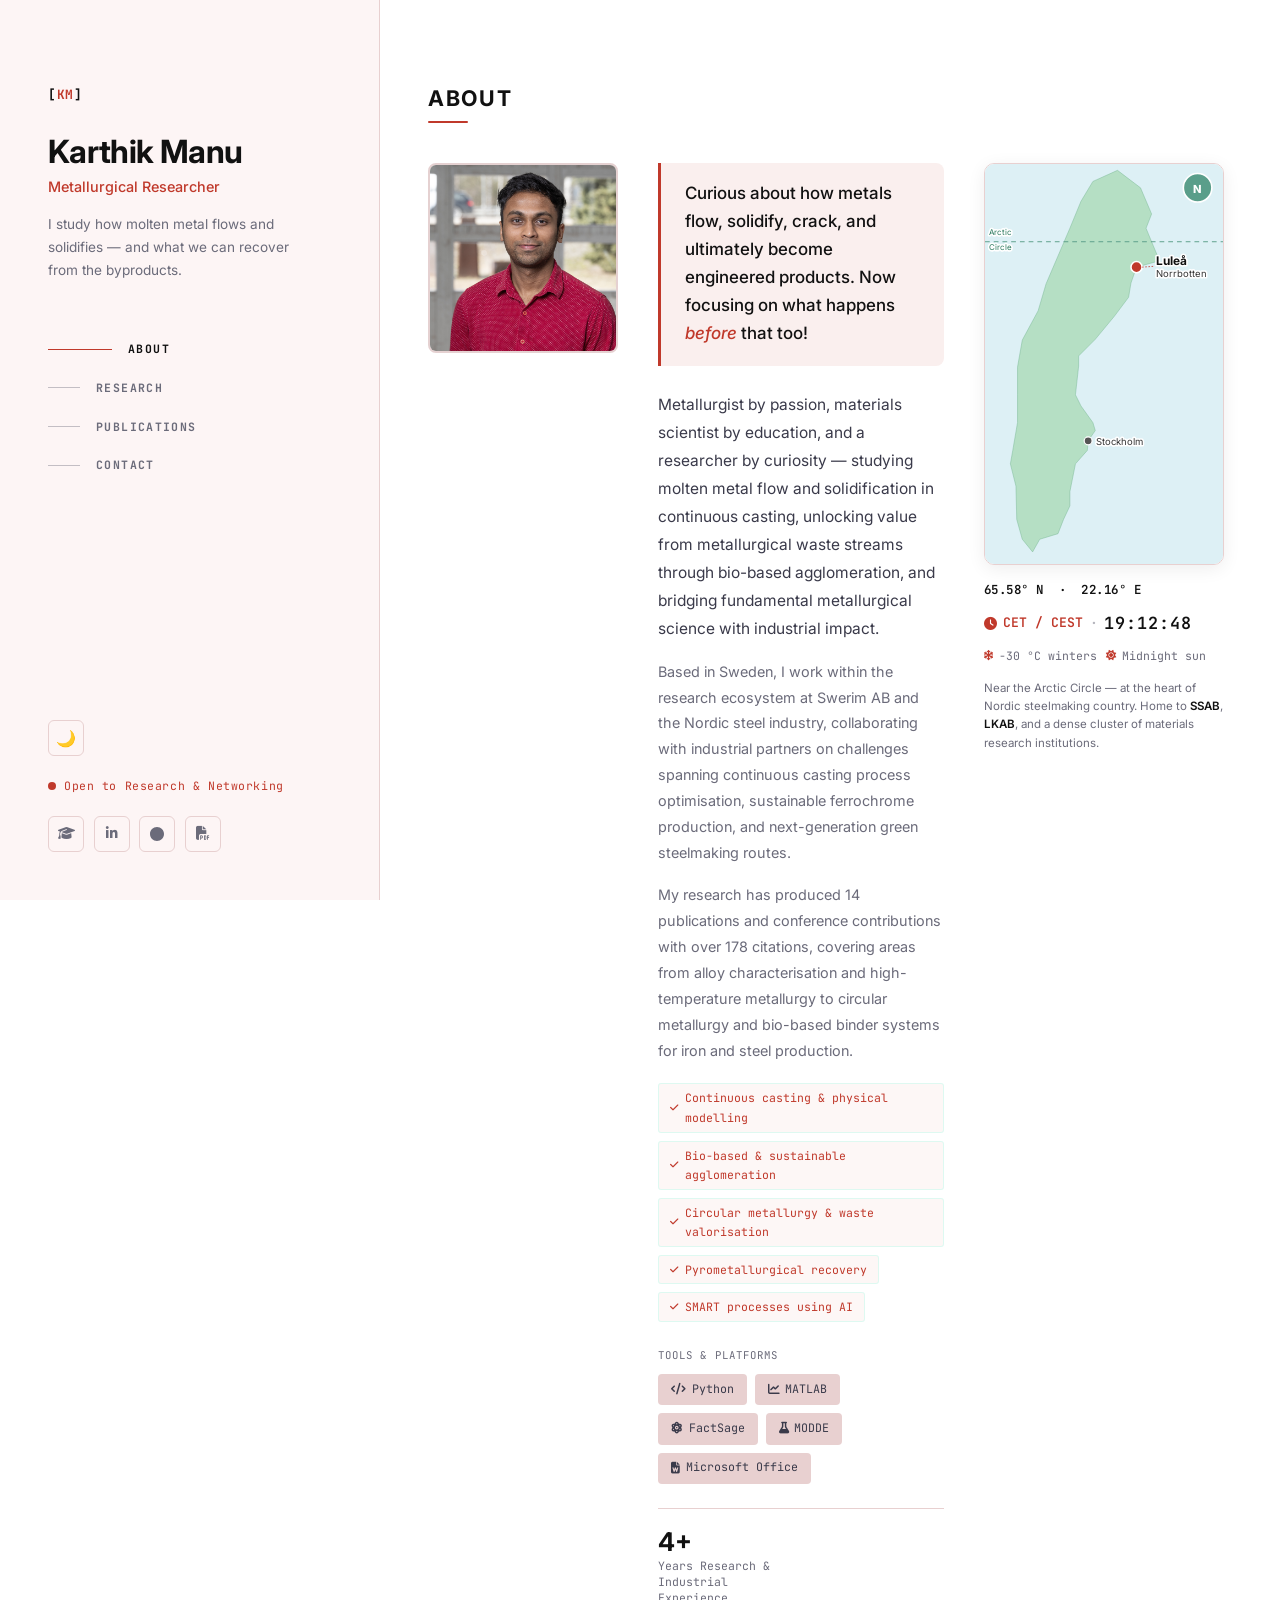
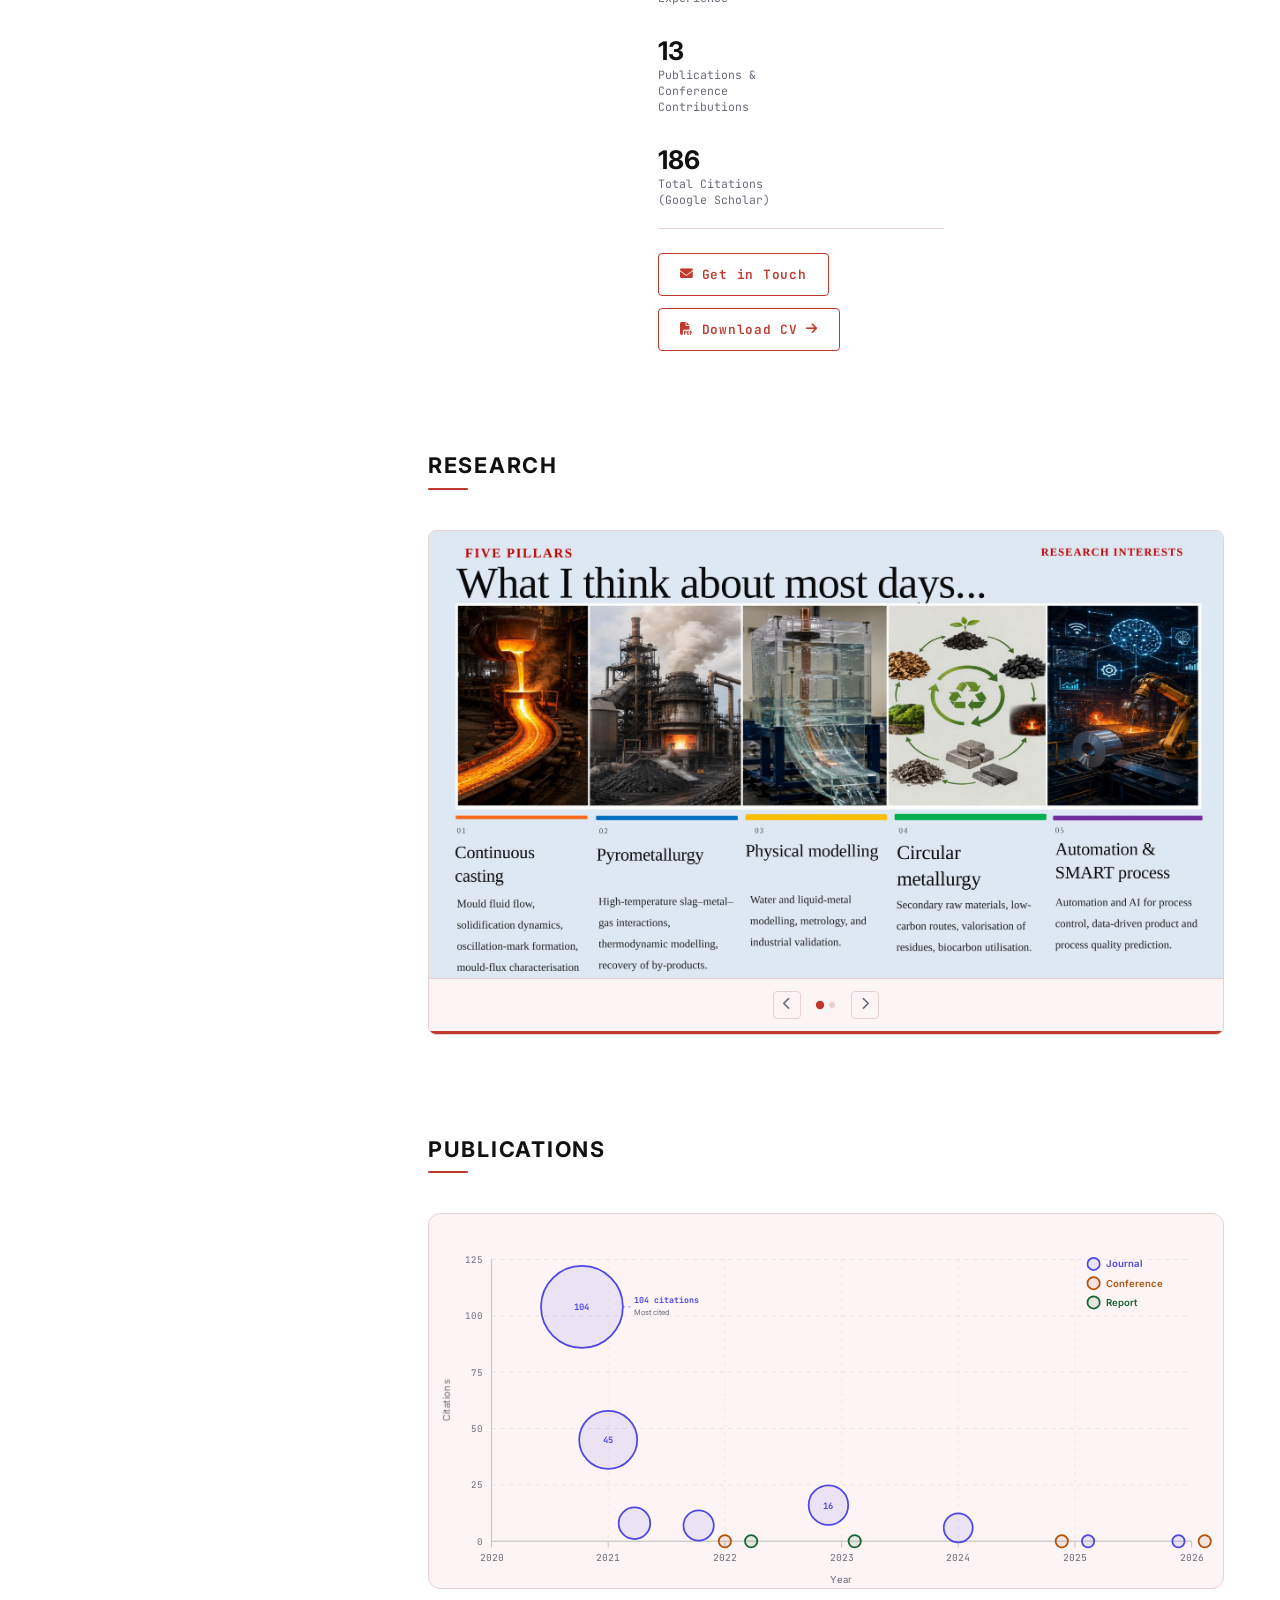
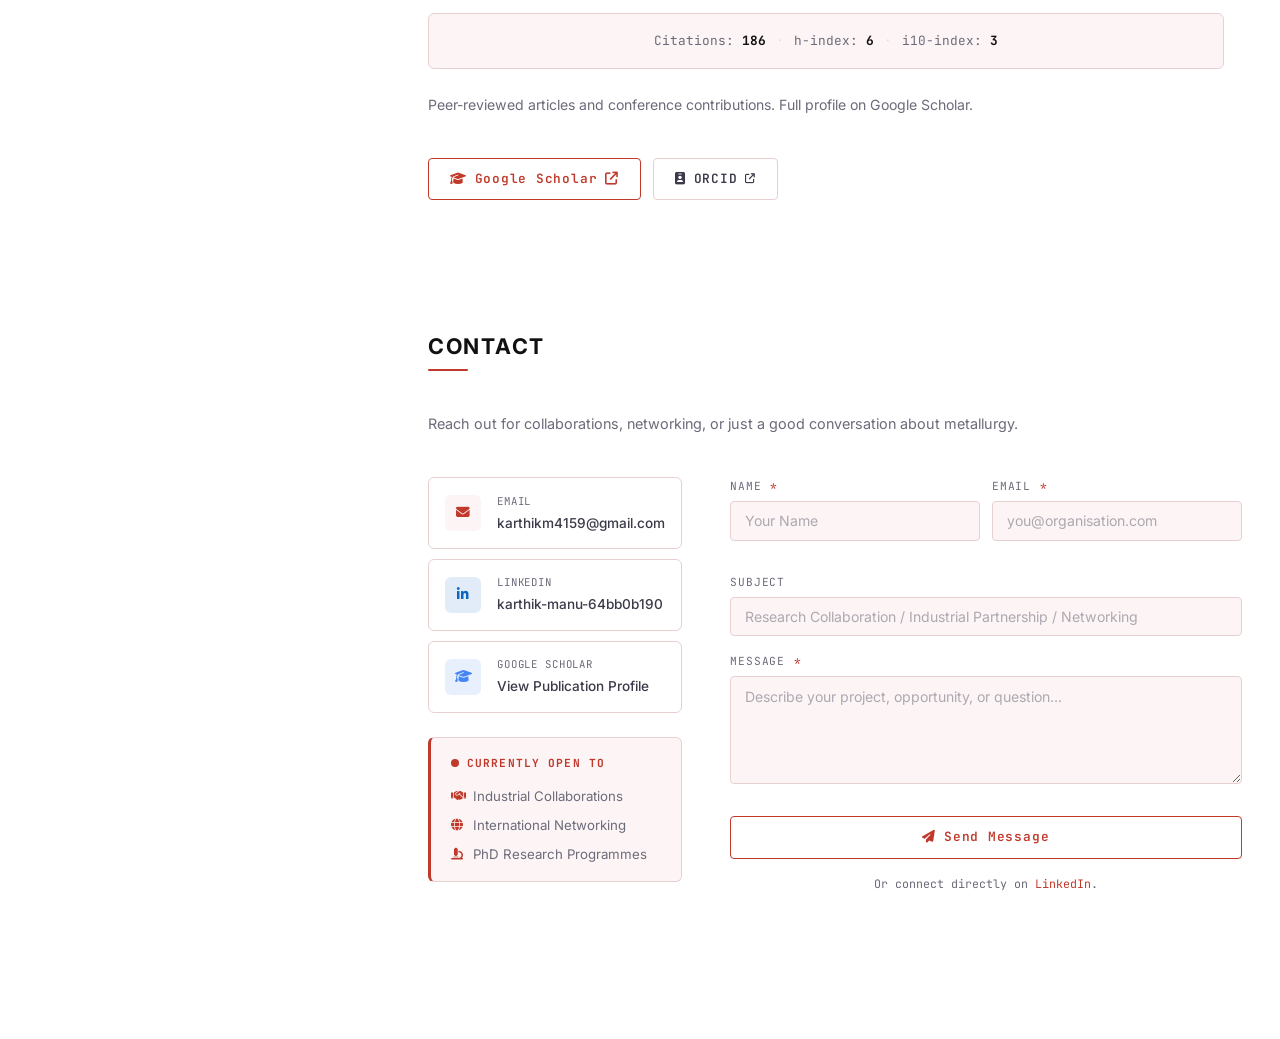
<file: index.html>
<!DOCTYPE html>
<!-- v2026-05-26 -->
<html lang="en">
<head>
  <meta charset="UTF-8" />
  <meta name="viewport" content="width=device-width, initial-scale=1.0" />
  <meta name="description" content="Karthik Manu — Metallurgical Researcher at Swerim AB, Sweden. Specialist in continuous casting, sustainable agglomeration, circular metallurgy, and bio-based steelmaking. 14 publications, 178+ citations." />
  <meta name="keywords" content="Karthik Manu, metallurgy, metallurgical researcher, Swerim AB, continuous casting, pyrometallurgy, steelmaking, physical modelling, circular metallurgy, Luleå, Sweden, SSAB, LKAB" />
  <meta name="author" content="Karthik Manu" />
  <meta name="robots" content="index, follow" />
  <meta name="theme-color" content="#fdf5f5" />
  <link rel="canonical" href="https://karman41-hub.github.io/" />
  <meta name="google-site-verification" content="QGWtMXGSKO_2Rjv2AzRf7QevwnYH49M4eegOsbkTAKQ" />

  <!-- Open Graph -->
  <meta property="og:title" content="Karthik Manu | Metallurgical Researcher" />
  <meta property="og:description" content="Metallurgist &amp; researcher at Swerim AB — continuous casting, sustainable agglomeration, circular metallurgy. 14 publications, 178+ citations." />
  <meta property="og:type" content="website" />
  <meta property="og:url" content="https://karman41-hub.github.io/" />
  <meta property="og:image" content="https://karman41-hub.github.io/assets/photo.jpg" />

  <!-- JSON-LD structured data -->
  <script type="application/ld+json">
  {
    "@context": "https://schema.org",
    "@type": "Person",
    "name": "Karthik Manu",
    "jobTitle": "Metallurgical Researcher",
    "description": "Metallurgist and researcher at Swerim AB specialising in continuous casting, sustainable agglomeration, and circular metallurgy.",
    "url": "https://karman41-hub.github.io/",
    "email": "karthikm4159@gmail.com",
    "image": "https://karman41-hub.github.io/assets/photo.jpg",
    "sameAs": [
      "https://scholar.google.com/citations?user=c4v05hUAAAAJ&hl=en",
      "https://www.linkedin.com/in/karthik-manu-64bb0b190/",
      "https://orcid.org/0000-0001-5128-6481"
    ],
    "alumniOf": [
      {
        "@type": "CollegeOrUniversity",
        "name": "KTH Royal Institute of Technology",
        "address": { "@type": "PostalAddress", "addressLocality": "Stockholm", "addressCountry": "SE" }
      },
      {
        "@type": "CollegeOrUniversity",
        "name": "Amrita Vishwa Vidyapeetham",
        "address": { "@type": "PostalAddress", "addressLocality": "Kollam", "addressCountry": "IN" }
      }
    ],
    "worksFor": {
      "@type": "Organization",
      "name": "Swerim AB",
      "url": "https://www.swerim.se"
    }
  }
  </script>

  <!-- Inline SVG favicon -->
  <link rel="icon" href="data:image/svg+xml,<svg xmlns='http://www.w3.org/2000/svg' viewBox='0 0 100 100'><rect width='100' height='100' rx='12' fill='%23c0392b'/><text y='74' x='50' text-anchor='middle' font-size='64' font-family='monospace' font-weight='bold' fill='white'>K</text></svg>" />

  <title>Karthik Manu | Metallurgical Researcher</title>

  <!-- Google Fonts -->
  <link rel="preconnect" href="https://fonts.googleapis.com" />
  <link rel="preconnect" href="https://fonts.gstatic.com" crossorigin />
  <link href="https://fonts.googleapis.com/css2?family=Inter:wght@300;400;500;600;700&family=JetBrains+Mono:wght@400;500&display=swap" rel="stylesheet" />

  <!-- Font Awesome -->
  <link rel="stylesheet" href="https://cdnjs.cloudflare.com/ajax/libs/font-awesome/6.5.0/css/all.min.css" />

  <link rel="stylesheet" href="style.css?v=20260915" />
</head>
<body>

  <div class="layout">

    <!-- ============================================================
         SIDEBAR (sticky on desktop / top header on mobile)
    ============================================================ -->
    <aside class="sidebar" id="sidebar">
      <div class="sidebar-inner">

        <div class="sidebar-header">
          <a href="#about" class="sidebar-logo" aria-label="Back to top">
            <span class="logo-bracket">[</span><span class="logo-k">K</span><span class="logo-k">M</span><span class="logo-bracket">]</span>
          </a>
          <h1 class="sidebar-name">Karthik Manu</h1>
          <h2 class="sidebar-title">Metallurgical Researcher</h2>
          <p class="sidebar-tagline">
            I study how molten metal flows and solidifies — and what we can recover from the byproducts.
          </p>
        </div>

        <nav class="sidebar-nav" id="sidebarNav" aria-label="Page sections">
          <ul>
            <li><a href="#about"        class="nav-link active"><span class="nav-line" aria-hidden="true"></span><span>About</span></a></li>
            <li><a href="#presentation" class="nav-link"><span class="nav-line" aria-hidden="true"></span><span>Research</span></a></li>
            <li><a href="#publications" class="nav-link"><span class="nav-line" aria-hidden="true"></span><span>Publications</span></a></li>
            <li><a href="#contact"      class="nav-link"><span class="nav-line" aria-hidden="true"></span><span>Contact</span></a></li>
          </ul>
        </nav>

        <div class="sidebar-footer">
          <button class="theme-toggle" id="themeToggle" aria-label="Toggle dark mode" title="Toggle dark / light mode">
            <span id="themeIcon" aria-hidden="true">🌙</span>
          </button>
          <div class="availability-badge">
            <span class="avail-dot" aria-hidden="true"></span>
            Open to Research &amp; Networking
          </div>
          <div class="sidebar-social" role="list">
            <a href="https://scholar.google.com/citations?user=c4v05hUAAAAJ&hl=en"
               target="_blank" rel="noopener" aria-label="Google Scholar" class="social-icon" role="listitem">
              <i class="fas fa-graduation-cap" aria-hidden="true"></i>
            </a>
            <a href="https://www.linkedin.com/in/karthik-manu-64bb0b190/"
               target="_blank" rel="noopener" aria-label="LinkedIn" class="social-icon" role="listitem">
              <i class="fab fa-linkedin-in" aria-hidden="true"></i>
            </a>
            <a href="https://orcid.org/0000-0001-5128-6481"
               target="_blank" rel="noopener" aria-label="ORCID" class="social-icon" role="listitem">
              <svg viewBox="0 0 24 24" xmlns="http://www.w3.org/2000/svg" class="orcid-svg" aria-hidden="true">
                <path d="M12 0C5.372 0 0 5.372 0 12s5.372 12 12 12 12-5.372 12-12S18.628 0 12 0zm-1.586 5.143h-.964v13.714h.964V5.143zm3.593 0h-1.607v13.714h1.607c3.75 0 6.75-3.054 6.75-6.857s-3-6.857-6.75-6.857zm0 12.429h-.643V6.429h.643c3.107 0 5.607 2.518 5.607 5.571s-2.5 5.572-5.607 5.572z"/>
              </svg>
            </a>
            <a href="Karthik_Manu_CV.pdf"
               target="_blank" rel="noopener" aria-label="Download CV (PDF)" class="social-icon" role="listitem">
              <i class="fas fa-file-pdf" aria-hidden="true"></i>
            </a>
          </div>
        </div>

      </div>

      <!-- Hamburger — mobile only -->
      <button class="hamburger" id="hamburger"
              aria-label="Toggle navigation menu"
              aria-expanded="false"
              aria-controls="mobileNav">
        <span></span><span></span><span></span>
      </button>
    </aside>

    <!-- Mobile nav drawer -->
    <nav class="mobile-nav" id="mobileNav" aria-hidden="true" aria-label="Mobile navigation">
      <ul>
        <li><a href="#about"        class="mobile-nav-link">About</a></li>
        <li><a href="#presentation" class="mobile-nav-link">Research</a></li>
        <li><a href="#publications" class="mobile-nav-link">Publications</a></li>
        <li><a href="#contact"      class="mobile-nav-link">Contact</a></li>
      </ul>
      <div class="mobile-social">
        <a href="https://scholar.google.com/citations?user=c4v05hUAAAAJ&hl=en" target="_blank" rel="noopener" aria-label="Google Scholar"><i class="fas fa-graduation-cap"></i></a>
        <a href="https://www.linkedin.com/in/karthik-manu-64bb0b190/" target="_blank" rel="noopener" aria-label="LinkedIn"><i class="fab fa-linkedin-in"></i></a>
        <a href="https://orcid.org/0000-0001-5128-6481" target="_blank" rel="noopener" aria-label="ORCID"><i class="fas fa-id-badge"></i></a>
        <a href="Karthik_Manu_CV.pdf" target="_blank" rel="noopener" aria-label="CV PDF"><i class="fas fa-file-pdf"></i></a>
      </div>
    </nav>


    <!-- ============================================================
         MAIN CONTENT
    ============================================================ -->
    <main class="content" id="mainContent">

      <!-- ── ABOUT ────────────────────────────────────────────── -->
      <section id="about" class="section">
        <div class="section-heading reveal">
          <h2 class="section-title">About</h2>
        </div>

        <div class="about-grid">

          <!-- col 1: photo -->
          <div class="about-photo-col reveal">
            <img src="assets/photo.jpg" alt="Karthik Manu — Metallurgical Researcher" class="about-photo" />
          </div>

          <!-- col 2: text -->
          <div class="about-text-col">
            <blockquote class="about-hero-quote reveal">
              Curious about how metals flow, solidify, crack, and ultimately become engineered products. Now focusing on what happens <em>before</em> that too!
            </blockquote>

            <p class="about-lead reveal">
              Metallurgist by passion, materials scientist by education, and a researcher by curiosity — studying molten metal flow and solidification in continuous casting, unlocking value from metallurgical waste streams through bio-based agglomeration, and bridging fundamental metallurgical science with industrial impact.
            </p>
            <p class="reveal">
              Based in Sweden, I work within the research ecosystem at Swerim AB and the Nordic steel industry, collaborating with industrial partners on challenges spanning continuous casting process optimisation, sustainable ferrochrome production, and next-generation green steelmaking routes.
            </p>
            <p class="reveal">
              My research has produced 14 publications and conference contributions with over 178 citations, covering areas from alloy characterisation and high-temperature metallurgy to circular metallurgy and bio-based binder systems for iron and steel production.
            </p>

            <div class="about-highlights reveal">
              <span class="hi-tag"><i class="fas fa-check" aria-hidden="true"></i> Continuous casting &amp; physical modelling</span>
              <span class="hi-tag"><i class="fas fa-check" aria-hidden="true"></i> Bio-based &amp; sustainable agglomeration</span>
              <span class="hi-tag"><i class="fas fa-check" aria-hidden="true"></i> Circular metallurgy &amp; waste valorisation</span>
              <span class="hi-tag"><i class="fas fa-check" aria-hidden="true"></i> Pyrometallurgical recovery</span>
              <span class="hi-tag"><i class="fas fa-check" aria-hidden="true"></i> SMART processes using AI</span>
            </div>

            <div class="about-tools reveal">
              <div class="about-tools-label">Tools &amp; Platforms</div>
              <div class="about-tools-row">
                <span class="tool-chip"><i class="fas fa-code" aria-hidden="true"></i> Python</span>
                <span class="tool-chip"><i class="fas fa-chart-line" aria-hidden="true"></i> MATLAB</span>
                <span class="tool-chip"><i class="fas fa-atom" aria-hidden="true"></i> FactSage</span>
                <span class="tool-chip"><i class="fas fa-flask" aria-hidden="true"></i> MODDE</span>
                <span class="tool-chip"><i class="fas fa-file-word" aria-hidden="true"></i> Microsoft Office</span>
              </div>
            </div>

            <!-- Stats injected from data.json -->
            <div class="about-stats" id="statCards"></div>

            <div class="about-ctas reveal">
              <a href="#contact" class="btn btn-primary">
                <i class="fas fa-envelope" aria-hidden="true"></i> Get in Touch
              </a>
              <a href="Karthik_Manu_CV.pdf" target="_blank" rel="noopener" class="btn btn-outline">
                <i class="fas fa-file-pdf" aria-hidden="true"></i> Download CV
                <i class="fas fa-arrow-right btn-arrow" aria-hidden="true"></i>
              </a>
            </div>
          </div>

          <!-- col 3: Sweden map + location info -->
          <div class="about-map-col reveal">
            <a href="https://www.google.com/maps/place/Lule%C3%A5,+Sweden/@65.5848,21.4971,11z"
               target="_blank" rel="noopener"
               class="sweden-map-link"
               aria-label="Open Luleå, Sweden in Google Maps"
               title="Open in Google Maps">
            <svg class="sweden-map" viewBox="0 20 300 505"
                 xmlns="http://www.w3.org/2000/svg"
                 role="img"
                 aria-label="Map of Sweden showing Luleå above the Arctic Circle">

              <rect x="0" y="20" width="300" height="505" fill="#ddf0f5" rx="8"/>

              <path class="sweden-body" d="
                M60,509 L69,493 L92,486 L99,468 L107,451 L107,433
                L114,398 L129,381 L130,369 L139,356 L136,346
                L121,325 L114,311 L118,275 L118,262 L139,241
                L163,212 L181,188 L184,170 L191,150 L220,142
                L210,118 L203,101 L210,83  L196,50  L167,28
                L136,42  L121,67  L107,101 L92,136  L77,171
                L67,205  L47,242  L41,276  L41,311  L41,346
                L35,381  L32,398  L39,426  L40,468  L47,493
                Z"/>

              <!-- Arctic Circle (y ≈ 118) -->
              <line x1="0" y1="118" x2="300" y2="118"
                    stroke="#5a9e8a" stroke-dasharray="6,5" stroke-width="1.2"/>
              <text x="5" y="110" class="map-lbl-xs">Arctic</text>
              <text x="5" y="128" class="map-lbl-xs">Circle</text>

              <!-- Luleå -->
              <circle cx="191" cy="150" r="7" fill="#c0392b" stroke="#fff" stroke-width="2"/>
              <line x1="198" y1="150" x2="213" y2="149"
                    stroke="#c0392b" stroke-width="1" stroke-dasharray="2,2"/>
              <text x="216" y="147" class="map-lbl-city">Luleå</text>
              <text x="216" y="163" class="map-lbl-region">Norrbotten</text>

              <!-- Stockholm -->
              <circle cx="130" cy="369" r="5" fill="#555" stroke="#fff" stroke-width="1.5"/>
              <text x="140" y="374" class="map-lbl-sm">Stockholm</text>

              <!-- Compass -->
              <circle cx="268" cy="50" r="18" fill="#5a9e8a" stroke="#fff" stroke-width="2"/>
              <text x="268" y="56" class="map-north" text-anchor="middle">N</text>
            </svg>
            </a><!-- /.sweden-map-link -->

            <div class="map-location-info">
              <div class="location-coords">65.58° N &nbsp;·&nbsp; 22.16° E</div>
              <div class="location-tz">
                <i class="fas fa-clock" aria-hidden="true"></i>
                <span class="tz-label">CET / CEST</span>
                <span class="tz-sep" aria-hidden="true">·</span>
                <span id="luleaClock" class="tz-clock" aria-live="polite">--:--:--</span>
              </div>
              <div class="location-meta">
                <span><i class="fas fa-snowflake" aria-hidden="true"></i> −30 °C winters</span>
                <span><i class="fas fa-sun" aria-hidden="true"></i> Midnight sun</span>
              </div>
              <p class="map-location-desc">
                Near the Arctic Circle — at the heart of Nordic steelmaking country. Home to
                <strong>SSAB</strong>, <strong>LKAB</strong>, and a dense cluster of materials
                research institutions.
              </p>
            </div>
          </div><!-- /.about-map-col -->

        </div><!-- /.about-grid -->
      </section>


      <!-- ── RESEARCH PRESENTATION ───────────────────────────────── -->
      <section id="presentation" class="section">
        <div class="section-heading reveal">
          <h2 class="section-title">Research</h2>
        </div>
        <div class="slideshow-container reveal" id="slideshowContainer">
          <div class="slides-wrapper" id="slidesWrapper">
            <!-- populated by script.js from data.json slides[] -->
          </div>
          <div class="slideshow-nav">
            <button class="slide-btn" id="slidePrev" aria-label="Previous slide">
              <i class="fas fa-chevron-left" aria-hidden="true"></i>
            </button>
            <div class="slide-dots" id="slideDots"></div>
            <button class="slide-btn" id="slideNext" aria-label="Next slide">
              <i class="fas fa-chevron-right" aria-hidden="true"></i>
            </button>
          </div>
          <div class="slideshow-progress">
            <div class="slideshow-progress-fill"></div>
          </div>
        </div>
      </section>


      <!-- ── PUBLICATIONS ──────────────────────────────────────── -->
      <section id="publications" class="section">
        <div class="section-heading reveal">
          <h2 class="section-title">Publications</h2>
        </div>

        <!-- Citation Bubble Timeline -->
        <div class="pub-bubble-wrap reveal" id="pubBubble" aria-label="Citation timeline chart"></div>

        <!-- Citation counts -->
        <div class="pub-stats reveal">
          <span class="mono">Citations: <strong id="citationCount">—</strong></span>
          <span class="divider" aria-hidden="true">·</span>
          <span class="mono">h-index: <strong id="hIndex">—</strong></span>
          <span class="divider" aria-hidden="true">·</span>
          <span class="mono">i10-index: <strong id="i10Index">—</strong></span>
        </div>

        <!-- Description + links -->
        <p class="section-sub reveal" style="margin-top:1.5rem;">
          Peer-reviewed articles and conference contributions. Full profile on Google Scholar.
        </p>

        <div class="scholar-links reveal">
          <a href="https://scholar.google.com/citations?user=c4v05hUAAAAJ&hl=en" target="_blank" rel="noopener" class="btn btn-primary">
            <i class="fas fa-graduation-cap" aria-hidden="true"></i> Google Scholar
            <i class="fas fa-arrow-up-right-from-square btn-arrow" aria-hidden="true"></i>
          </a>
          <a href="https://orcid.org/0000-0001-5128-6481" target="_blank" rel="noopener" class="btn btn-ghost">
            <i class="fas fa-id-badge" aria-hidden="true"></i> ORCID
            <i class="fas fa-arrow-up-right-from-square" aria-hidden="true" style="font-size:0.65rem;"></i>
          </a>
        </div>

        <!-- Full publication list (hidden — data still rendered for bubble chart) -->
        <div class="publications-list" id="publicationsList" style="display:none;" aria-hidden="true"></div>
      </section>


      <!-- ── CONTACT ───────────────────────────────────────────── -->
      <section id="contact" class="section">
        <div class="section-heading reveal">
          <h2 class="section-title">Contact</h2>
        </div>
        <p class="contact-intro reveal">
          Reach out for collaborations, networking, or just a good conversation about metallurgy.
        </p>

        <div class="contact-grid">

          <!-- Info column -->
          <div class="contact-info-col reveal">
            <div class="contact-links">
              <a href="mailto:karthikm4159@gmail.com" class="contact-item">
                <span class="contact-icon-wrap" aria-hidden="true"><i class="fas fa-envelope"></i></span>
                <div>
                  <div class="contact-label">Email</div>
                  <div class="contact-val">karthikm4159@gmail.com</div>
                </div>
              </a>
              <a href="https://www.linkedin.com/in/karthik-manu-64bb0b190/" target="_blank" rel="noopener" class="contact-item">
                <span class="contact-icon-wrap linkedin" aria-hidden="true"><i class="fab fa-linkedin-in"></i></span>
                <div>
                  <div class="contact-label">LinkedIn</div>
                  <div class="contact-val">karthik-manu-64bb0b190</div>
                </div>
              </a>
              <a href="https://scholar.google.com/citations?user=c4v05hUAAAAJ&hl=en" target="_blank" rel="noopener" class="contact-item">
                <span class="contact-icon-wrap scholar" aria-hidden="true"><i class="fas fa-graduation-cap"></i></span>
                <div>
                  <div class="contact-label">Google Scholar</div>
                  <div class="contact-val">View Publication Profile</div>
                </div>
              </a>
            </div>

            <div class="open-to">
              <div class="open-to-header">
                <span class="avail-dot" aria-hidden="true"></span> Currently Open To
              </div>
              <ul>
                <li><i class="fas fa-handshake" aria-hidden="true"></i> Industrial Collaborations</li>
                <li><i class="fas fa-globe" aria-hidden="true"></i> International Networking</li>
                <li><i class="fas fa-microscope" aria-hidden="true"></i> PhD Research Programmes</li>
              </ul>
            </div>
          </div>

          <!-- Form column -->
          <div class="contact-form-col reveal">
            <form id="contactForm" class="contact-form" novalidate>
              <div class="form-row">
                <div class="form-group">
                  <label for="fname">Name <span class="required" aria-hidden="true">*</span></label>
                  <input type="text" id="fname" name="name" placeholder="Your Name"
                         required autocomplete="name" aria-required="true" aria-describedby="nameError" />
                  <span class="field-error" id="nameError" role="alert"></span>
                </div>
                <div class="form-group">
                  <label for="femail">Email <span class="required" aria-hidden="true">*</span></label>
                  <input type="email" id="femail" name="email" placeholder="you@organisation.com"
                         required autocomplete="email" aria-required="true" aria-describedby="emailError" />
                  <span class="field-error" id="emailError" role="alert"></span>
                </div>
              </div>
              <div class="form-group">
                <label for="fsubject">Subject</label>
                <input type="text" id="fsubject" name="subject"
                       placeholder="Research Collaboration / Industrial Partnership / Networking" />
              </div>
              <div class="form-group">
                <label for="fmessage">Message <span class="required" aria-hidden="true">*</span></label>
                <textarea id="fmessage" name="message" rows="5"
                          placeholder="Describe your project, opportunity, or question..."
                          required aria-required="true" aria-describedby="messageError"></textarea>
                <span class="field-error" id="messageError" role="alert"></span>
              </div>
              <button type="submit" class="btn btn-primary btn-full">
                <i class="fas fa-paper-plane" aria-hidden="true"></i> Send Message
              </button>
              <p class="form-note">
                Or connect directly on
                <a href="https://www.linkedin.com/in/karthik-manu-64bb0b190/" target="_blank" rel="noopener">LinkedIn</a>.
              </p>
            </form>
            <div id="formSuccess" class="form-success" style="display:none;" role="status">
              <i class="fas fa-check-circle" aria-hidden="true"></i>
              <p>Message sent! I'll respond within 2–3 business days.</p>
            </div>
          </div>

        </div>
      </section>



    </main>
  </div><!-- /.layout -->

  <script src="script.js?v=20260915"></script>
</body>
</html>
</file>
<file: style.css>
/* ============================================================
   KARTHIK MANU — Personal Website
   style.css  |  brittanychiang.com-inspired design
   ============================================================ */

/* ── 1. DESIGN TOKENS ───────────────────────────────────────── */
:root {
  /* Light red / white theme */
  --navy:            #ffffff;               /* body + content background  */
  --light-navy:      #fdf5f5;               /* card / input surface       */
  --lightest-navy:   #e8d0d0;               /* borders                    */
  --navy-shadow:     rgba(0, 0, 0, 0.07);   /* shadows                    */
  --slate:           #6b6b7a;               /* secondary / muted text     */
  --light-slate:     #3a3a4a;               /* primary body text          */
  --lightest-slate:  #111111;               /* headings / strong text     */
  --white:           #111111;               /* was near-white text → dark */
  --green:           #c0392b;               /* red accent (was mint green)*/
  --green-tint:      rgba(192, 57, 43, 0.08);
  --green-glow:      rgba(192, 57, 43, 0.04);
  --copper:          #c0392b;

  --font-sans: 'Inter', system-ui, sans-serif;
  --font-mono: 'JetBrains Mono', 'Courier New', monospace;

  --sidebar-w: 380px;
  --ease:      cubic-bezier(0.4, 0, 0.2, 1);
  --dur:       0.25s;
}

/* ── 2. RESET & BASE ────────────────────────────────────────── */
*, *::before, *::after { box-sizing: border-box; margin: 0; padding: 0; }

html {
  scroll-behavior: smooth;
  scroll-padding-top: 0;
}

body {
  background: var(--navy);
  color: var(--slate);
  font-family: var(--font-sans);
  font-size: 1rem;
  line-height: 1.7;
  -webkit-font-smoothing: antialiased;
  overflow-x: hidden;
}

a { color: inherit; text-decoration: none; }
img { max-width: 100%; display: block; }
button { cursor: pointer; border: none; background: none; font: inherit; }
ul { list-style: none; }

::selection { background: var(--green-tint); color: var(--green); }

/* ── 3. DARK MODE VARIABLES ─────────────────────────────────── */
[data-theme="dark"] {
  --navy:            #0f0f0f;
  --light-navy:      #1a1a1a;
  --lightest-navy:   #2a2a2a;
  --navy-shadow:     rgba(0, 0, 0, 0.4);
  --slate:           #9a9a9a;
  --light-slate:     #cccccc;
  --lightest-slate:  #f0f0f0;
  --white:           #f0f0f0;
  --green:           #e05252;
  --green-tint:      rgba(224, 82, 82, 0.12);
  --green-glow:      rgba(224, 82, 82, 0.06);
}

/* ── 4. LAYOUT ──────────────────────────────────────────────── */
.layout {
  display: flex;
  max-width: 1600px;
  margin: 0 auto;
  min-height: 100vh;
  position: relative;
}

/* ── 5. SIDEBAR ─────────────────────────────────────────────── */
.sidebar {
  width: var(--sidebar-w);
  flex-shrink: 0;
  padding: 5rem 3rem 3rem;
  display: flex;
  flex-direction: column;
  position: sticky;
  top: 0;
  height: 100vh;
  overflow-y: auto;
  z-index: 10;
  background: var(--light-navy);
  border-right: 1px solid var(--lightest-navy);
}

.sidebar-inner {
  display: flex;
  flex-direction: column;
  height: 100%;
}

/* Logo */
.sidebar-logo {
  font-family: var(--font-mono);
  font-size: 0.8rem;
  font-weight: 700;
  color: var(--lightest-slate);
  letter-spacing: 0.05em;
  margin-bottom: 1.75rem;
  display: inline-block;
  transition: color var(--dur);
}
.sidebar-logo:hover { color: var(--green); }
.logo-bracket { color: var(--lightest-slate); }
.logo-k       { color: var(--green); }

/* Name */
.sidebar-name {
  font-size: clamp(1.75rem, 2.5vw, 2.2rem);
  font-weight: 700;
  color: var(--lightest-slate);
  line-height: 1.1;
  letter-spacing: -0.02em;
  margin-bottom: 0.5rem;
}

/* Title */
.sidebar-title {
  font-size: 0.9rem;
  font-weight: 500;
  color: var(--green);
  line-height: 1.4;
  margin-bottom: 1rem;
}

/* Tagline */
.sidebar-tagline {
  font-size: 0.85rem;
  color: var(--slate);
  line-height: 1.7;
  max-width: 260px;
  margin-bottom: 3rem;
}

/* Desktop Nav */
.sidebar-nav { margin-bottom: auto; }
.sidebar-nav ul { display: flex; flex-direction: column; gap: 0.1rem; }

.nav-link {
  display: flex;
  align-items: center;
  gap: 1rem;
  padding: 0.55rem 0;
  color: var(--slate);
  font-size: 0.72rem;
  font-weight: 700;
  font-family: var(--font-mono);
  text-transform: uppercase;
  letter-spacing: 0.12em;
  transition: color var(--dur) var(--ease);
}
.nav-link:hover  { color: var(--lightest-slate); }
.nav-link.active { color: var(--lightest-slate); }

.nav-line {
  display: block;
  height: 1px;
  width: 32px;
  background: currentColor;
  opacity: 0.4;
  transition: width var(--dur) var(--ease), opacity var(--dur) var(--ease);
  flex-shrink: 0;
}
.nav-link:hover  .nav-line { width: 56px; opacity: 0.8; }
.nav-link.active .nav-line { width: 64px; opacity: 1; background: var(--green); color: var(--green); }
.nav-link.active            { color: var(--white); }

/* Sidebar footer */
.sidebar-footer {
  padding-top: 2.5rem;
  display: flex;
  flex-direction: column;
  gap: 1.25rem;
}

/* Availability */
.availability-badge {
  display: flex;
  align-items: center;
  gap: 0.5rem;
  font-size: 0.72rem;
  font-family: var(--font-mono);
  color: var(--green);
  letter-spacing: 0.05em;
}

.avail-dot {
  width: 8px; height: 8px;
  border-radius: 50%;
  background: var(--green);
  flex-shrink: 0;
  animation: pulse-green 2.5s infinite;
}
@keyframes pulse-green {
  0%, 100% { box-shadow: 0 0 0 0 rgba(192, 57, 43, 0.45); }
  60%       { box-shadow: 0 0 0 7px rgba(192, 57, 43, 0); }
}

/* Social row */
.sidebar-social { display: flex; align-items: center; gap: 0.6rem; }

.social-icon {
  display: flex;
  align-items: center;
  justify-content: center;
  width: 36px; height: 36px;
  color: var(--slate);
  border: 1px solid var(--lightest-navy);
  border-radius: 6px;
  font-size: 0.85rem;
  transition: color var(--dur) var(--ease),
              border-color var(--dur) var(--ease),
              transform var(--dur) var(--ease),
              background var(--dur) var(--ease);
}
.social-icon:hover {
  color: var(--green);
  border-color: var(--green);
  background: var(--green-tint);
  transform: translateY(-2px);
}

.orcid-svg { width: 14px; height: 14px; fill: currentColor; }

/* Theme toggle */
.theme-toggle {
  display: flex;
  align-items: center;
  justify-content: center;
  width: 36px; height: 36px;
  border-radius: 6px;
  border: 1px solid var(--lightest-navy);
  background: transparent;
  font-size: 1rem;
  line-height: 1;
  transition: border-color var(--dur) var(--ease),
              background var(--dur) var(--ease),
              transform var(--dur) var(--ease);
  cursor: pointer !important;
}
.theme-toggle:hover {
  border-color: var(--green);
  background: var(--green-tint);
  transform: rotate(20deg);
}

/* Moon glows clearly when dark mode is active */
.theme-toggle.dark-active {
  border-color: rgba(255, 220, 100, 0.55);
  background: rgba(255, 220, 100, 0.07);
}
.theme-toggle.dark-active #themeIcon {
  filter: drop-shadow(0 0 5px rgba(255, 220, 100, 0.95)) brightness(1.25);
}

/* Hamburger — hidden on desktop */
.hamburger {
  display: none;
  flex-direction: column;
  gap: 5px;
  padding: 8px;
  position: absolute;
  top: 50%;
  right: 1.25rem;
  transform: translateY(-50%);
}
.hamburger span {
  display: block;
  width: 22px; height: 2px;
  background: var(--lightest-slate); /* #111 — visible on light bg */
  border-radius: 2px;
  transition: transform 0.25s var(--ease), opacity 0.25s;
}
.hamburger.open span:nth-child(1) { transform: translateY(7px) rotate(45deg); }
.hamburger.open span:nth-child(2) { opacity: 0; }
.hamburger.open span:nth-child(3) { transform: translateY(-7px) rotate(-45deg); }

/* Mobile nav — hidden on desktop */
.mobile-nav {
  display: none;
}
.mobile-nav.open { display: block; }

/* ── 6. CONTENT PANEL ───────────────────────────────────────── */
.content {
  flex: 1;
  min-width: 0;
  padding: 5rem 3.5rem 3rem 3rem;
}

/* ── 7. SECTIONS ────────────────────────────────────────────── */
.section { padding-bottom: 6rem; }

.section-heading {
  display: flex;
  align-items: baseline;
  gap: 0.75rem;
  margin-bottom: 2.5rem;
}

.section-tag {
  font-family: var(--font-mono);
  font-size: 0.7rem;
  color: var(--green);
  letter-spacing: 0.12em;
  flex-shrink: 0;
}

.section-title {
  font-size: clamp(1.1rem, 1.8vw, 1.35rem);
  font-weight: 700;
  color: var(--lightest-slate);
  text-transform: uppercase;
  letter-spacing: 0.08em;
  position: relative;
  padding-bottom: 6px;
}
.section-title::after {
  content: '';
  position: absolute;
  left: 0; bottom: 0;
  width: 2.5rem; height: 2px;
  background: var(--green);
  border-radius: 1px;
}

.section-sub {
  font-size: 0.88rem;
  color: var(--slate);
  line-height: 1.75;
  max-width: none;
  margin-top: -1.5rem;
  margin-bottom: 2.5rem;
  text-wrap: pretty;
}

/* ── 8. BUTTONS ─────────────────────────────────────────────── */
.btn {
  display: inline-flex;
  align-items: center;
  gap: 0.5rem;
  padding: 0.6rem 1.3rem;
  border-radius: 4px;
  font-size: 0.8rem;
  font-weight: 600;
  font-family: var(--font-mono);
  letter-spacing: 0.06em;
  transition: all var(--dur) var(--ease);
  white-space: nowrap;
}

.btn-primary {
  color: var(--green);
  border: 1px solid var(--green);
  background: transparent;
}
.btn-primary:hover {
  background: var(--green-tint);
  box-shadow: 0 0 20px rgba(100, 255, 218, 0.12);
}

.btn-outline {
  color: var(--green);
  border: 1px solid var(--green);
  background: transparent;
}
.btn-outline:hover { background: var(--green-tint); }

.btn-ghost {
  color: var(--light-slate);
  border: 1px solid var(--lightest-navy);
  background: transparent;
}
.btn-ghost:hover {
  color: var(--lightest-slate);
  border-color: var(--light-slate);
  background: rgba(168, 178, 216, 0.05);
}

.btn-full { width: 100%; justify-content: center; }
.btn-arrow { transition: transform var(--dur) var(--ease); }
.btn:hover .btn-arrow { transform: translateX(4px); }

/* ── 9. ABOUT SECTION ───────────────────────────────────────── */
.about-grid {
  display: grid;
  grid-template-columns: 190px 1fr 240px;
  gap: 2.5rem;
  align-items: start;
}

/* Map column in about grid */
.about-map-col {
  display: flex;
  flex-direction: column;
  gap: 0.85rem;
  position: sticky;
  top: 2rem;
}

.about-map-col .sweden-map {
  width: 100%;
  max-width: 240px;
}

.map-location-info {
  display: flex;
  flex-direction: column;
  gap: 0.55rem;
}

.map-location-info .location-coords {
  font-family: var(--font-mono);
  font-size: 0.78rem;
  font-weight: 600;
  color: var(--lightest-slate);
  letter-spacing: 0.04em;
}

.map-location-info .location-tz {
  font-family: var(--font-mono);
  font-size: 0.82rem;
  color: var(--green);
  font-weight: 600;
  display: flex;
  align-items: center;
  gap: 0.4rem;
  flex-wrap: wrap;
}

.map-location-info .location-meta {
  display: flex;
  flex-wrap: wrap;
  gap: 0.6rem;
  font-size: 0.72rem;
  font-family: var(--font-mono);
  color: var(--slate);
}

.map-location-info .location-meta span {
  display: flex;
  align-items: center;
  gap: 0.35rem;
}

.map-location-info .location-meta i {
  color: var(--green);
  font-size: 0.65rem;
}

.map-location-desc {
  font-size: 0.72rem;
  color: var(--slate);
  line-height: 1.6;
  margin-top: 0.25rem;
}
.map-location-desc strong {
  color: var(--lightest-slate);
  font-weight: 600;
}

/* Clickable map wrapper */
.sweden-map-link {
  display: block;
  border-radius: 10px;
  transition: opacity var(--dur) var(--ease), box-shadow var(--dur) var(--ease);
  outline: none;
}
.sweden-map-link:hover .sweden-map,
.sweden-map-link:focus .sweden-map {
  box-shadow: 0 0 0 3px var(--green), 0 6px 24px var(--navy-shadow);
}
.sweden-map-link:hover::after,
.sweden-map-link:focus::after {
  content: '↗ Open in Maps';
  display: block;
  text-align: center;
  font-size: 0.65rem;
  font-family: var(--font-mono);
  color: var(--green);
  margin-top: 0.3rem;
  letter-spacing: 0.06em;
}

.about-photo {
  width: 200px;
  aspect-ratio: 1;
  border-radius: 8px;
  object-fit: cover;
  object-position: center top;
  border: 2px solid var(--lightest-navy);
  filter: grayscale(15%);
  transition: filter var(--dur) var(--ease), border-color var(--dur) var(--ease),
              box-shadow var(--dur) var(--ease);
  display: block;
}
.about-photo:hover {
  filter: grayscale(0%);
  border-color: var(--green);
  box-shadow: 0 0 0 4px var(--green-tint);
}

.about-text-col p {
  font-size: 0.9rem;
  color: var(--slate);
  line-height: 1.8;
  margin-bottom: 1rem;
}

.about-lead {
  font-size: 0.97rem !important;
  color: var(--light-slate) !important;
}

.about-highlights {
  display: flex;
  flex-wrap: wrap;
  gap: 0.5rem;
  margin: 1.25rem 0 1.5rem;
}

.hi-tag {
  display: inline-flex;
  align-items: center;
  gap: 0.4rem;
  font-size: 0.72rem;
  font-family: var(--font-mono);
  color: var(--green);
  padding: 0.25rem 0.7rem;
  border: 1px solid rgba(100, 255, 218, 0.2);
  border-radius: 3px;
  background: var(--green-glow);
}
.hi-tag i { font-size: 0.6rem; }

/* Stats row (populated from data.json) */
.about-stats {
  display: flex;
  flex-wrap: wrap;
  gap: 2rem;
  margin: 1.5rem 0;
  padding: 1.25rem 0;
  border-top: 1px solid var(--lightest-navy);
  border-bottom: 1px solid var(--lightest-navy);
}

.stat-card { display: flex; flex-direction: column; }

.stat-num {
  font-size: 1.6rem;
  font-weight: 700;
  color: var(--lightest-slate);
  line-height: 1;
  margin-bottom: 0.2rem;
}

.stat-label {
  font-size: 0.72rem;
  color: var(--slate);
  font-family: var(--font-mono);
  line-height: 1.4;
  max-width: 130px;
}

.about-ctas { display: flex; flex-wrap: wrap; gap: 0.75rem; margin-top: 1.5rem; }

/* ── 10. EXPERTISE SECTION ──────────────────────────────────── */
.expertise-grid {
  display: grid;
  grid-template-columns: repeat(auto-fill, minmax(270px, 1fr));
  gap: 1rem;
  margin-bottom: 1.5rem;
}

.expertise-card {
  padding: 1.5rem;
  border-radius: 6px;
  border: 1px solid var(--lightest-navy);
  background: transparent;
  transition: background var(--dur) var(--ease),
              border-color var(--dur) var(--ease),
              box-shadow var(--dur) var(--ease),
              transform var(--dur) var(--ease);
}
.expertise-card:hover {
  background: var(--light-navy);
  border-color: var(--green);
  box-shadow: 0 0 0 1px rgba(100, 255, 218, 0.1), 0 8px 24px rgba(0, 0, 0, 0.35);
  transform: translateY(-2px);
}

.expertise-icon {
  font-size: 1.2rem;
  color: var(--green);
  margin-bottom: 0.85rem;
}

.expertise-card h3 {
  font-size: 0.88rem;
  font-weight: 700;
  color: var(--lightest-slate);
  letter-spacing: 0.02em;
  margin-bottom: 0.5rem;
}

.expertise-card p {
  font-size: 0.81rem;
  color: var(--slate);
  line-height: 1.65;
  margin-bottom: 0.9rem;
}

.tag-row { display: flex; flex-wrap: wrap; gap: 0.35rem; }
.tag-row span {
  font-size: 0.67rem;
  font-family: var(--font-mono);
  color: var(--green);
  background: var(--green-glow);
  border: 1px solid rgba(100, 255, 218, 0.15);
  padding: 0.15rem 0.5rem;
  border-radius: 3px;
}

/* Tools block */
.tools-block {
  border: 1px solid var(--lightest-navy);
  border-radius: 6px;
  padding: 1.5rem;
  background: var(--light-navy);
}

.tools-label {
  font-size: 0.7rem;
  font-family: var(--font-mono);
  text-transform: uppercase;
  letter-spacing: 0.12em;
  color: var(--slate);
  margin-bottom: 1rem;
}

.tools-row { display: flex; flex-wrap: wrap; gap: 0.5rem; }

.tool-chip {
  display: inline-flex;
  align-items: center;
  gap: 0.35rem;
  font-size: 0.73rem;
  font-family: var(--font-mono);
  color: var(--light-slate);
  background: var(--lightest-navy);
  border: 1px solid transparent;
  padding: 0.3rem 0.75rem;
  border-radius: 4px;
  transition: color var(--dur), border-color var(--dur), background var(--dur);
}
.tool-chip:hover {
  color: var(--green);
  border-color: var(--green);
  background: var(--green-tint);
}

/* ── 11. PROJECTS SECTION ───────────────────────────────────── */
.filter-bar {
  display: flex;
  flex-wrap: wrap;
  gap: 0.5rem;
  margin-bottom: 1.75rem;
}

.filter-btn {
  font-size: 0.7rem;
  font-family: var(--font-mono);
  font-weight: 700;
  text-transform: uppercase;
  letter-spacing: 0.1em;
  color: var(--slate);
  border: 1px solid var(--lightest-navy);
  padding: 0.3rem 0.9rem;
  border-radius: 3px;
  background: transparent;
  transition: all var(--dur) var(--ease);
}
.filter-btn:hover  { color: var(--green); border-color: var(--green); background: var(--green-tint); }
.filter-btn.active { color: var(--navy); background: var(--green); border-color: var(--green); }

.projects-list { display: flex; flex-direction: column; }

.project-card {
  display: grid;
  grid-template-columns: 100px 1fr;
  gap: 1.5rem;
  padding: 1.25rem;
  border-radius: 6px;
  transition: background var(--dur) var(--ease), box-shadow var(--dur) var(--ease);
}
.project-card:hover {
  background: var(--light-navy);
  box-shadow: 0 0 0 1px rgba(192, 57, 43, 0.08);
}

.project-year-col { padding-top: 0.15rem; }

.project-year {
  font-size: 0.7rem;
  font-family: var(--font-mono);
  color: var(--slate);
  text-transform: uppercase;
  letter-spacing: 0.05em;
  line-height: 1.6;
}

.project-header-row {
  display: flex;
  align-items: flex-start;
  justify-content: space-between;
  gap: 0.75rem;
  margin-bottom: 0.4rem;
}

.project-title {
  font-size: 0.9rem;
  font-weight: 600;
  color: var(--lightest-slate);
  line-height: 1.4;
  transition: color var(--dur);
}
.project-card:hover .project-title { color: var(--green); }

.project-tag {
  font-size: 0.63rem;
  font-family: var(--font-mono);
  font-weight: 700;
  color: var(--green);
  text-transform: uppercase;
  letter-spacing: 0.05em;
  white-space: nowrap;
  padding-top: 0.15rem;
  flex-shrink: 0;
}

.project-desc {
  font-size: 0.82rem;
  color: var(--slate);
  line-height: 1.65;
  margin-bottom: 0.75rem;
}

.project-outcomes {
  display: flex;
  flex-direction: column;
  gap: 0.2rem;
  margin-bottom: 0.75rem;
}

.outcome {
  display: flex;
  align-items: center;
  gap: 0.4rem;
  font-size: 0.77rem;
  color: var(--green);
}
.outcome i { font-size: 0.65rem; }

.project-tech { display: flex; flex-wrap: wrap; gap: 0.35rem; }
.project-tech span {
  font-size: 0.67rem;
  font-family: var(--font-mono);
  color: var(--green);
  background: var(--green-glow);
  border: 1px solid rgba(100, 255, 218, 0.15);
  padding: 0.15rem 0.5rem;
  border-radius: 3px;
}

/* ── 12. PUBLICATIONS SECTION ───────────────────────────────── */
.scholar-links { display: flex; flex-wrap: wrap; gap: 0.75rem; margin-bottom: 2rem; }

.publications-list { display: flex; flex-direction: column; }

.pub-card {
  display: grid;
  grid-template-columns: 56px 1fr;
  gap: 1.5rem;
  padding: 1.25rem;
  border-radius: 6px;
  transition: background var(--dur) var(--ease), box-shadow var(--dur) var(--ease);
}
.pub-card:hover {
  background: var(--light-navy);
  box-shadow: 0 0 0 1px rgba(192, 57, 43, 0.08);
}

.pub-year-col { padding-top: 0.15rem; }

.pub-year {
  font-size: 0.7rem;
  font-family: var(--font-mono);
  color: var(--slate);
  text-transform: uppercase;
  letter-spacing: 0.03em;
}

.pub-meta-row { display: flex; align-items: center; gap: 0.5rem; margin-bottom: 0.4rem; }

.pub-type-badge {
  font-size: 0.6rem;
  font-family: var(--font-mono);
  font-weight: 700;
  text-transform: uppercase;
  letter-spacing: 0.06em;
  padding: 0.1rem 0.45rem;
  border-radius: 3px;
}
.pub-type-badge.journal    { color: #4f46e5; background: rgba(79,70,229,0.08);  border: 1px solid rgba(79,70,229,0.2);  }
.pub-type-badge.conference { color: #c2410c; background: rgba(194,65,12,0.08);  border: 1px solid rgba(194,65,12,0.2);  }
.pub-type-badge.report     { color: #166534; background: rgba(22,101,52,0.08);  border: 1px solid rgba(22,101,52,0.2);  }

.pub-cited {
  display: inline-flex;
  align-items: center;
  gap: 0.3rem;
  font-size: 0.6rem;
  font-family: var(--font-mono);
  color: var(--green);
  opacity: 0.75;
  margin-left: auto;
}
.pub-meta-row { justify-content: flex-start; flex-wrap: wrap; }

.pub-title {
  font-size: 0.88rem;
  font-weight: 600;
  color: var(--lightest-slate);
  line-height: 1.5;
  margin-bottom: 0.3rem;
  transition: color var(--dur);
}
.pub-card:hover .pub-title { color: var(--green); }

.pub-authors { font-size: 0.8rem; color: var(--slate); margin-bottom: 0.2rem; }
.pub-authors strong { color: var(--light-slate); }

.pub-venue { font-size: 0.78rem; color: var(--slate); margin-bottom: 0.65rem; }
.pub-venue em { color: var(--copper); font-style: normal; font-weight: 500; }

.pub-actions { display: flex; gap: 0.5rem; }

.pub-link {
  display: inline-flex;
  align-items: center;
  gap: 0.3rem;
  font-size: 0.7rem;
  font-family: var(--font-mono);
  color: var(--slate);
  border: 1px solid var(--lightest-navy);
  padding: 0.2rem 0.6rem;
  border-radius: 3px;
  transition: color var(--dur), border-color var(--dur), background var(--dur);
}
.pub-link:hover { color: var(--green); border-color: var(--green); background: var(--green-tint); }

.pub-stats {
  display: flex;
  align-items: center;
  justify-content: center;
  flex-wrap: wrap;
  gap: 0.75rem;
  margin-top: 1.5rem;
  padding: 1rem 1.25rem;
  background: var(--light-navy);
  border-radius: 6px;
  border: 1px solid var(--lightest-navy);
  font-size: 0.8rem;
  text-align: center;
}
.pub-stats strong { color: var(--lightest-slate); }
.divider { color: var(--lightest-navy); }

/* ── 13. INSIGHTS SECTION ───────────────────────────────────── */
.blog-list { display: flex; flex-direction: column; }

.blog-card {
  display: grid;
  grid-template-columns: 80px 1fr;
  gap: 1.5rem;
  padding: 1.25rem;
  border-radius: 6px;
  transition: background var(--dur) var(--ease), box-shadow var(--dur) var(--ease);
}
.blog-card:hover {
  background: var(--light-navy);
  box-shadow: 0 0 0 1px rgba(192, 57, 43, 0.08);
}

.blog-date-col { display: flex; flex-direction: column; align-items: flex-start; padding-top: 0.1rem; }

.blog-date {
  font-size: 0.67rem;
  font-family: var(--font-mono);
  color: var(--slate);
  text-transform: uppercase;
  letter-spacing: 0.04em;
  margin-bottom: 0.6rem;
  line-height: 1.4;
}

.blog-icon-wrap {
  width: 42px; height: 42px;
  border-radius: 6px;
  background: var(--lightest-navy);
  display: flex;
  align-items: center;
  justify-content: center;
  font-size: 1rem;
  color: var(--green);
  transition: background var(--dur);
}
.blog-card:hover .blog-icon-wrap { background: var(--green-tint); }

.blog-category {
  font-size: 0.67rem;
  font-family: var(--font-mono);
  color: var(--green);
  text-transform: uppercase;
  letter-spacing: 0.1em;
  margin-bottom: 0.3rem;
}

.blog-title {
  font-size: 0.9rem;
  font-weight: 600;
  color: var(--lightest-slate);
  line-height: 1.45;
  margin-bottom: 0.4rem;
  transition: color var(--dur);
}
.blog-card:hover .blog-title { color: var(--green); }

.blog-excerpt {
  font-size: 0.82rem;
  color: var(--slate);
  line-height: 1.65;
  margin-bottom: 0.6rem;
}

.blog-meta {
  font-size: 0.7rem;
  font-family: var(--font-mono);
  color: var(--slate);
  margin-bottom: 0.5rem;
}

.blog-read-more {
  display: inline-flex;
  align-items: center;
  gap: 0.4rem;
  font-size: 0.75rem;
  font-family: var(--font-mono);
  font-weight: 600;
  color: var(--green);
  transition: gap var(--dur);
}
.blog-read-more:hover { gap: 0.65rem; }

.section-footer { margin-top: 1.5rem; }

.link-arrow {
  display: inline-flex;
  align-items: center;
  gap: 0.4rem;
  font-size: 0.8rem;
  font-family: var(--font-mono);
  font-weight: 600;
  color: var(--green);
  transition: gap var(--dur);
}
.link-arrow:hover { gap: 0.7rem; }

/* ── 14. CONTACT SECTION ────────────────────────────────────── */
.contact-intro {
  font-size: 0.9rem;
  color: var(--slate);
  line-height: 1.8;
  max-width: none;
  margin-bottom: 2.5rem;
  text-wrap: pretty;
}

.contact-grid {
  display: grid;
  grid-template-columns: 1fr 1fr;
  gap: 3rem;
  align-items: start;
}

.contact-links {
  display: flex;
  flex-direction: column;
  gap: 0.6rem;
  margin-bottom: 1.5rem;
}

.contact-item {
  display: flex;
  align-items: center;
  gap: 1rem;
  padding: 0.85rem 1rem;
  border: 1px solid var(--lightest-navy);
  border-radius: 6px;
  background: transparent;
  transition: border-color var(--dur), background var(--dur), transform var(--dur);
}
.contact-item:hover {
  border-color: var(--green);
  background: var(--green-glow);
  transform: translateX(4px);
}

.contact-icon-wrap {
  width: 36px; height: 36px;
  border-radius: 6px;
  background: var(--light-navy);
  display: flex;
  align-items: center;
  justify-content: center;
  color: var(--green);
  flex-shrink: 0;
  font-size: 0.85rem;
}
.contact-icon-wrap.linkedin { color: #0a66c2; background: rgba(10,102,194,0.12); }
.contact-icon-wrap.scholar  { color: #4285f4; background: rgba(66,133,244,0.12); }

.contact-label {
  font-size: 0.67rem;
  font-family: var(--font-mono);
  color: var(--slate);
  text-transform: uppercase;
  letter-spacing: 0.08em;
  margin-bottom: 0.1rem;
}

.contact-val {
  font-size: 0.85rem;
  font-weight: 500;
  color: var(--light-slate);
  transition: color var(--dur);
}
.contact-item:hover .contact-val { color: var(--green); }

/* Open-to card */
.open-to {
  padding: 1rem 1.25rem;
  border: 1px solid var(--lightest-navy);
  border-left: 3px solid var(--green);
  border-radius: 6px;
  background: var(--light-navy);
}

.open-to-header {
  display: flex;
  align-items: center;
  gap: 0.5rem;
  font-size: 0.7rem;
  font-family: var(--font-mono);
  font-weight: 700;
  text-transform: uppercase;
  letter-spacing: 0.1em;
  color: var(--green);
  margin-bottom: 0.75rem;
}

.open-to ul { display: flex; flex-direction: column; gap: 0.4rem; }

.open-to li {
  display: flex;
  align-items: center;
  gap: 0.5rem;
  font-size: 0.83rem;
  color: var(--slate);
}
.open-to li i { color: var(--green); font-size: 0.75rem; width: 14px; flex-shrink: 0; }

/* Form */
.contact-form { display: flex; flex-direction: column; gap: 1rem; }

.form-row { display: grid; grid-template-columns: 1fr 1fr; gap: 0.75rem; }

.form-group { display: flex; flex-direction: column; gap: 0.3rem; }

.form-group label {
  font-size: 0.7rem;
  font-family: var(--font-mono);
  color: var(--slate);
  text-transform: uppercase;
  letter-spacing: 0.08em;
}

.required { color: var(--green); margin-left: 1px; }

.form-group input,
.form-group textarea {
  background: var(--light-navy);
  border: 1px solid var(--lightest-navy);
  border-radius: 4px;
  color: var(--lightest-slate);
  font-family: var(--font-sans);
  font-size: 0.88rem;
  padding: 0.65rem 0.9rem;
  transition: border-color var(--dur), box-shadow var(--dur);
  resize: vertical;
  outline: none;
}
.form-group input::placeholder,
.form-group textarea::placeholder { color: var(--slate); opacity: 0.55; }
.form-group input:focus,
.form-group textarea:focus {
  border-color: var(--green);
  box-shadow: 0 0 0 2px rgba(192, 57, 43, 0.12);
}
.form-group input.error,
.form-group textarea.error { border-color: #ff7b72; }

.field-error {
  font-size: 0.7rem;
  font-family: var(--font-mono);
  color: #ff7b72;
  min-height: 1em;
}

.form-note {
  font-size: 0.73rem;
  font-family: var(--font-mono);
  color: var(--slate);
  text-align: center;
}
.form-note a { color: var(--green); }
.form-note a:hover { text-decoration: underline; }

.form-success {
  text-align: center;
  padding: 2.5rem 1.5rem;
  background: var(--light-navy);
  border: 1px solid var(--green);
  border-radius: 8px;
}
.form-success i { font-size: 2rem; color: var(--green); margin-bottom: 0.75rem; display: block; }
.form-success p { color: var(--light-slate); font-size: 0.9rem; }

/* ── 15. FOOTER ─────────────────────────────────────────────── */
.site-footer {
  border-top: 1px solid var(--lightest-navy);
  padding: 2rem 0 3rem;
  display: flex;
  flex-direction: column;
  gap: 0.3rem;
}
.site-footer p { font-size: 0.73rem; color: var(--slate); font-family: var(--font-mono); }
.site-footer a { color: var(--green); }
.site-footer a:hover { text-decoration: underline; }

/* ── 16. SCROLL REVEAL ──────────────────────────────────────── */
.reveal {
  opacity: 0;
  transform: translateY(18px);
  transition: opacity 0.55s var(--ease), transform 0.55s var(--ease);
}
.reveal.visible { opacity: 1; transform: none; }

/* ── 17. UTILITIES ───────────────────────────────────────────── */
.mono { font-family: var(--font-mono); }
.text-slate { color: var(--slate); }

/* ── GLOBAL CURSOR LOCK ──────────────────────────────────────── */
/* Never show the I-beam / text caret anywhere on the page.
   Everything defaults to the arrow; clickables get the hand.   */
*, *::before, *::after {
  cursor: default !important;
  user-select: none;
}

a, button, .btn, .nav-link, .mobile-nav-link,
.social-icon, .contact-item, .pub-link,
.filter-btn, .slide-btn, .slide-dot,
.pub-list-summary, .bc-node, .sweden-map-link,
.blog-read-more, .link-arrow, [role="button"],
[tabindex="0"] {
  cursor: pointer !important;
}

/* Form fields still need text cursor and must be typeable */
input, textarea, select {
  cursor: text !important;
  user-select: text;
}

/* ── 18. REDUCED MOTION ─────────────────────────────────────── */
@media (prefers-reduced-motion: reduce) {
  *, *::before, *::after {
    animation-duration: 0.01ms !important;
    animation-iteration-count: 1 !important;
    transition-duration: 0.01ms !important;
  }
  .reveal { opacity: 1 !important; transform: none !important; }
  .spotlight { display: none; }
}

/* ── 19. RESPONSIVE — 1100px ────────────────────────────────── */
@media (max-width: 1100px) {
  :root { --sidebar-w: 320px; }
  .content { padding: 5rem 2.5rem 3rem 2.5rem; }
  /* Drop to 2-col: hide map at medium widths */
  .about-grid {
    grid-template-columns: 170px 1fr;
  }
  .about-map-col { display: none; }
}

/* ── 20. RESPONSIVE — 768px (mobile breakpoint) ─────────────── */
@media (max-width: 768px) {
  html { scroll-padding-top: 72px; }

  .layout { flex-direction: column; }

  .sidebar {
    width: 100%;
    position: sticky;
    top: 0;
    height: auto;
    padding: 0 1.5rem;
    z-index: 100;
    background: var(--light-navy);
    backdrop-filter: blur(14px);
    -webkit-backdrop-filter: blur(14px);
    border-bottom: 1px solid var(--lightest-navy);
    flex-direction: row;
    align-items: center;
    min-height: 72px;
  }

  .sidebar-inner {
    flex-direction: row;
    align-items: center;
    height: 72px;
    gap: 0.75rem;
    flex: 1;
    overflow: hidden;
  }

  .sidebar-logo { margin-bottom: 0; font-size: 0.85rem; flex-shrink: 0; }
  .sidebar-name { font-size: 0.95rem; margin-bottom: 0; white-space: nowrap; overflow: hidden; text-overflow: ellipsis; }
  .sidebar-title,
  .sidebar-tagline,
  .sidebar-nav,
  .sidebar-footer { display: none; }

  .sidebar-header { display: flex; align-items: center; gap: 0.75rem; overflow: hidden; }

  .hamburger {
    display: flex;
    position: static;
    transform: none;
    flex-shrink: 0;
  }

  /* Mobile nav drawer — fixed overlay */
  .mobile-nav {
    position: fixed;
    top: 72px;
    left: 0; right: 0;
    background: var(--light-navy);
    backdrop-filter: blur(14px);
    -webkit-backdrop-filter: blur(14px);
    border-bottom: 1px solid var(--lightest-navy);
    padding: 1.25rem 1.5rem 1.75rem;
    z-index: 99;
  }

  .mobile-nav ul { display: flex; flex-direction: column; gap: 0; }
  .mobile-nav-link {
    display: block;
    padding: 0.7rem 0;
    font-size: 0.85rem;
    font-family: var(--font-mono);
    font-weight: 600;
    text-transform: uppercase;
    letter-spacing: 0.08em;
    color: var(--lightest-slate);
    border-bottom: 1px solid var(--lightest-navy);
    transition: color var(--dur);
  }
  .mobile-nav-link:hover { color: var(--green); }

  .mobile-social {
    display: flex;
    gap: 0.75rem;
    margin-top: 1.25rem;
    padding-top: 1.25rem;
    border-top: 1px solid var(--lightest-navy);
  }
  .mobile-social a {
    display: flex;
    align-items: center;
    justify-content: center;
    width: 38px; height: 38px;
    border: 1px solid var(--lightest-navy);
    border-radius: 6px;
    color: var(--slate);
    font-size: 0.9rem;
    transition: color var(--dur), border-color var(--dur);
  }
  .mobile-social a:hover { color: var(--green); border-color: var(--green); }

  .content {
    padding: 2rem 1.25rem 2rem;
  }

  .section { padding-bottom: 3rem; scroll-margin-top: 72px; }

  .about-stats  { gap: 1.25rem; }
  .stat-num     { font-size: 1.3rem; }
  .about-ctas   { flex-direction: column; }
  .about-ctas .btn { width: 100%; justify-content: center; }

  .tools-row    { gap: 0.4rem; }
  .tool-chip    { font-size: 0.7rem; padding: 0.25rem 0.6rem; }

  .expertise-grid { grid-template-columns: 1fr; }

  .filter-bar   { overflow-x: auto; flex-wrap: nowrap; padding-bottom: 0.5rem; }
  .filter-btn   { flex-shrink: 0; }

  .bc-hint      { font-size: 0.75rem; }
  .pub-stats    { font-size: 0.75rem; gap: 0.5rem; }

  /* About: text full width, then location card below */
  .about-grid {
    grid-template-columns: 1fr;
    gap: 1.5rem;
  }

  /* Hide photo on mobile — replaced by full location card */
  .about-photo-col {
    display: none;
  }

  /* Show map column on mobile as a standalone location card */
  .about-map-col {
    display: flex;
    flex-direction: column;
    align-items: center;
    gap: 0.9rem;
    padding: 1.25rem 1rem 1.5rem;
    background: var(--light-navy);
    border: 1px solid var(--lightest-navy);
    border-radius: 10px;
    position: relative;
  }
  /* "Location" label at the top of the card */
  .about-map-col::before {
    content: '📍 Location';
    font-size: 0.65rem;
    font-family: var(--font-mono);
    font-weight: 700;
    text-transform: uppercase;
    letter-spacing: 0.12em;
    color: var(--slate);
    align-self: flex-start;
  }

  /* Show the SVG map on mobile */
  .about-map-col .sweden-map-link {
    display: block;
    max-width: 140px;
    width: 100%;
  }

  /* Location info — centred under the map */
  .map-location-info {
    width: 100%;
    display: flex;
    flex-direction: column;
    align-items: center;
    gap: 0.45rem;
    text-align: center;
  }
  .map-location-info .location-coords { font-size: 0.85rem; }
  .map-location-info .location-tz {
    font-size: 0.8rem;
    justify-content: center;
  }
  .map-location-info .location-meta {
    gap: 0.75rem;
    justify-content: center;
  }
  .map-location-desc {
    font-size: 0.78rem;
    text-align: center;
    max-width: 280px;
  }

  /* Map label legibility on mobile — remove white halo, keep fills dark */
  .map-lbl-city,
  .map-lbl-region,
  .map-lbl-sm,
  .map-lbl-xs {
    stroke: none;
    paint-order: fill;
  }
  .map-lbl-city   { fill: #111; }
  .map-lbl-region { fill: #222; }
  .map-lbl-sm     { fill: #222; }
  .map-lbl-xs     { fill: #1a6e52; }

  .contact-grid { grid-template-columns: 1fr; gap: 2rem; }
  .form-row { grid-template-columns: 1fr; }

  .project-card { grid-template-columns: 80px 1fr; gap: 1rem; }
  .pub-card     { grid-template-columns: 50px 1fr; gap: 1rem; }
}

/* ── 21. RESPONSIVE — 480px ─────────────────────────────────── */
@media (max-width: 480px) {
  .content { padding: 2rem 1.25rem; }

  .expertise-grid { grid-template-columns: 1fr; }

  .project-card { grid-template-columns: 1fr; }
  .project-year-col { display: none; }

  .pub-card { grid-template-columns: 1fr; }
  .pub-year-col { display: none; }

  .blog-card { grid-template-columns: 1fr; }
  .blog-date-col { flex-direction: row; align-items: center; gap: 0.75rem; margin-bottom: 0.5rem; }
  .blog-date { margin-bottom: 0; }

  .filter-bar { overflow-x: auto; flex-wrap: nowrap; padding-bottom: 0.5rem; -webkit-overflow-scrolling: touch; }

  .section-heading { flex-direction: column; align-items: flex-start; gap: 0.3rem; }
}

/* ── 22. CUSTOM SCROLLBAR ────────────────────────────────────── */
::-webkit-scrollbar { width: 6px; }
::-webkit-scrollbar-track { background: var(--light-navy); }
::-webkit-scrollbar-thumb { background: var(--lightest-navy); border-radius: 3px; }
::-webkit-scrollbar-thumb:hover { background: var(--slate); }

/* ── 23. TOOLS ROW (About section) ─────────────────────────── */
.about-tools { margin-top: 1.5rem; }
.about-tools-label {
  font-size: 0.67rem;
  font-family: var(--font-mono);
  color: var(--slate);
  text-transform: uppercase;
  letter-spacing: 0.1em;
  margin-bottom: 0.6rem;
}
.about-tools-row {
  display: flex;
  flex-wrap: wrap;
  gap: 0.5rem;
}

/* ── 24. PRESENTATION / SLIDESHOW SECTION ───────────────────── */
.slideshow-container {
  position: relative;
  width: 100%;
  background: var(--light-navy);
  border: 1px solid var(--lightest-navy);
  border-radius: 8px;
  overflow: hidden;
  user-select: none;
}

.slides-wrapper {
  position: relative;
  width: 100%;
  aspect-ratio: 16 / 9;
  overflow: hidden;
}

.slide-item {
  position: absolute;
  inset: 0;
  opacity: 0;
  transition: opacity 0.6s var(--ease);
  display: flex;
  align-items: center;
  justify-content: center;
}
.slide-item.active { opacity: 1; }

.slide-item img {
  width: 100%;
  height: 100%;
  object-fit: contain;
  display: block;
}

.slide-placeholder {
  display: flex;
  flex-direction: column;
  align-items: center;
  justify-content: center;
  gap: 1rem;
  width: 100%;
  height: 100%;
  color: var(--slate);
  font-size: 0.85rem;
  font-family: var(--font-mono);
  text-align: center;
  padding: 2rem;
}
.slide-placeholder i { font-size: 2.5rem; opacity: 0.35; color: var(--green); }
.slide-placeholder p { opacity: 0.6; line-height: 1.6; }
.slide-placeholder code {
  font-size: 0.78rem;
  background: var(--lightest-navy);
  padding: 0.2rem 0.5rem;
  border-radius: 3px;
  color: var(--green);
}

.slideshow-nav {
  display: flex;
  align-items: center;
  justify-content: center;
  gap: 1rem;
  padding: 0.75rem 1rem;
  border-top: 1px solid var(--lightest-navy);
}

.slide-btn {
  width: 28px; height: 28px;
  border-radius: 4px;
  display: flex;
  align-items: center;
  justify-content: center;
  color: var(--slate);
  font-size: 0.8rem;
  border: 1px solid var(--lightest-navy);
  background: transparent;
  transition: color var(--dur), border-color var(--dur), background var(--dur);
  flex-shrink: 0;
}
.slide-btn:hover { color: var(--green); border-color: var(--green); background: var(--green-tint); }

.slide-dots {
  display: flex;
  gap: 0.4rem;
  align-items: center;
}
.slide-dot {
  width: 6px; height: 6px;
  border-radius: 50%;
  background: var(--lightest-navy);
  border: none;
  cursor: pointer;
  transition: background var(--dur), transform var(--dur);
  padding: 0;
}
.slide-dot.active {
  background: var(--green);
  transform: scale(1.4);
}

.slideshow-progress {
  height: 3px;
  background: var(--lightest-navy);
}
.slideshow-progress-fill {
  height: 100%;
  background: var(--green);
  width: 0%;
  transition: width linear;
}


/* ── CITATION BUBBLE TIMELINE ───────────────────────────────── */
.bc-hint {
  font-size: 0.82rem;
  color: var(--slate);
  font-family: var(--font-mono);
  margin: 1.5rem 0 0.6rem;
  display: flex;
  align-items: center;
  gap: 0.45rem;
  opacity: 0.8;
}
.bc-hint i { color: var(--green); }

.pub-bubble-wrap {
  position: relative;
  width: 100%;
  margin-bottom: 1.5rem;
  background: var(--light-navy);
  border: 1px solid var(--lightest-navy);
  border-radius: 12px;
  padding: 0.4rem 0.2rem 0;
  overflow: visible;
}

.pub-bubble-svg {
  width: 100%;
  height: auto;
  display: block;
  overflow: visible;
}

/* Axes */
.bc-y-lbl {
  font-family: var(--font-mono);
  font-size: 10.5px;
  fill: var(--slate);
  text-anchor: end;
}
.bc-x-lbl {
  font-family: var(--font-mono);
  font-size: 11px;
  fill: var(--slate);
  text-anchor: middle;
}
.bc-axis-title {
  font-family: var(--font-sans);
  font-size: 11px;
  fill: var(--slate);
  text-anchor: middle;
  letter-spacing: 0.04em;
}

/* Legend */
.bc-legend-lbl {
  font-family: var(--font-sans);
  font-size: 11px;
  font-weight: 600;
}

/* Bubble labels & annotation */
.bc-inner-lbl {
  font-family: var(--font-mono);
  font-size: 10px;
  font-weight: 700;
  text-anchor: middle;
  pointer-events: none;
}
.bc-annot {
  font-family: var(--font-mono);
  font-size: 9.5px;
  font-weight: 700;
  fill: #4f46e5;
}
.bc-annot-sub {
  font-family: var(--font-sans);
  font-size: 8.5px;
  fill: var(--slate);
}

/* Bubble interactivity */
.bc-node { cursor: pointer; }

.bc-circle {
  transition: fill-opacity 0.15s ease, stroke-width 0.15s ease;
}
.bc-ring {
  transition: opacity 0.15s ease;
}
.bc-node:hover .bc-circle,
.bc-node:focus .bc-circle {
  fill-opacity: 0.28;
  stroke-width: 2.8;
}
.bc-node:hover .bc-ring,
.bc-node:focus .bc-ring {
  opacity: 0.22;
}
.bc-node:focus { outline: none; }

/* Tooltip */
.bc-tooltip {
  position: absolute;
  display: none;
  background: #fff;
  border: 1px solid var(--lightest-navy);
  border-radius: 8px;
  padding: 0.7rem 0.9rem;
  max-width: 275px;
  pointer-events: none;
  z-index: 200;
  box-shadow: 0 6px 24px rgba(0,0,0,0.10);
  line-height: 1.45;
}
.bc-tip-top {
  display: flex;
  align-items: center;
  gap: 0.45rem;
  margin-bottom: 0.4rem;
}
.bc-tip-badge {
  font-family: var(--font-mono);
  font-size: 0.68rem;
  font-weight: 700;
  text-transform: uppercase;
  letter-spacing: 0.07em;
  padding: 2px 6px;
  border-radius: 3px;
}
.bc-tip-badge.journal    { color: #4f46e5; background: rgba(79,70,229,0.09);  }
.bc-tip-badge.conference { color: #b45309; background: rgba(180,83,9,0.09);   }
.bc-tip-badge.report     { color: #166534; background: rgba(22,101,52,0.09);  }

.bc-tip-year {
  font-family: var(--font-mono);
  font-size: 0.75rem;
  color: var(--slate);
}
.bc-tip-title {
  font-size: 0.82rem;
  color: var(--lightest-slate);
  line-height: 1.45;
  margin-bottom: 0.35rem;
}
.bc-tip-cit {
  font-family: var(--font-mono);
  font-size: 0.78rem;
  color: var(--green);
  font-weight: 600;
  margin-bottom: 0.25rem;
  display: flex;
  align-items: center;
  gap: 0.35rem;
}
.bc-tip-foot {
  font-size: 0.7rem;
  color: var(--slate);
  opacity: 0.55;
}

/* Collapsible full list */
.pub-list-details {
  margin-top: 0.5rem;
}
.pub-list-summary {
  display: flex;
  align-items: center;
  gap: 0.6rem;
  cursor: pointer;
  padding: 0.7rem 1rem;
  border: 1px solid var(--lightest-navy);
  border-radius: 8px;
  font-size: 0.88rem;
  font-weight: 600;
  color: var(--light-slate);
  background: var(--light-navy);
  list-style: none;
  user-select: none;
  transition: border-color var(--dur), color var(--dur), background var(--dur);
}
.pub-list-summary::-webkit-details-marker { display: none; }
.pub-list-summary i:first-child { color: var(--green); }
.pub-list-summary:hover {
  border-color: var(--green);
  color: var(--green);
  background: var(--green-tint);
}
.pub-chevron {
  margin-left: auto;
  font-size: 0.75rem;
  transition: transform var(--dur);
}
.pub-list-details[open] .pub-chevron {
  transform: rotate(90deg);
}
.pub-list-details[open] .pub-list-summary {
  border-radius: 8px 8px 0 0;
  border-color: var(--green);
  color: var(--green);
}

/* Mobile */
@media (max-width: 600px) {
  .pub-bubble-wrap { overflow-x: auto; }
  .pub-bubble-svg  { min-width: 480px; }
}


/* ── ABOUT HERO QUOTE ───────────────────────────────────────── */
.about-hero-quote {
  position: relative;
  margin: 0 0 1.6rem;
  padding: 1.1rem 1.4rem 1.1rem 1.5rem;
  border-left: 3px solid var(--green);
  background: var(--green-tint);
  border-radius: 0 8px 8px 0;
  font-size: 1.06rem;
  font-weight: 500;
  color: var(--lightest-slate);
  line-height: 1.65;
  quotes: none;
}
.about-hero-quote em {
  color: var(--green);
  font-style: italic;
}


/* ── LOCATION / SWEDEN MAP ──────────────────────────────────── */
.location-wrap {
  display: grid;
  grid-template-columns: 220px 1fr;
  gap: 3.5rem;
  align-items: start;
}

.location-map-col {
  flex-shrink: 0;
}

.sweden-map {
  width: 100%;
  max-width: 230px;
  height: auto;
  display: block;
  border-radius: 10px;
  box-shadow: 0 4px 18px var(--navy-shadow);
  border: 1px solid var(--lightest-navy);
}

/* SVG — silhouette and labels */
.sweden-body {
  fill: #b5dfc4;          /* light green country fill  */
  stroke: #7ab896;        /* slightly darker green border */
  stroke-width: 0.6;
  stroke-linejoin: round;
}

/* White text-halo trick: paint stroke behind fill so labels stay
   readable regardless of what's behind them */
.map-lbl-city,
.map-lbl-region,
.map-lbl-sm,
.map-lbl-xs {
  paint-order: stroke fill;
  stroke: #fff;
  stroke-width: 4px;
  stroke-linejoin: round;
}

.map-lbl-city {
  font-family: var(--font-sans);
  font-size: 15px;
  font-weight: 700;
  fill: #111;
}
.map-lbl-region {
  font-family: var(--font-sans);
  font-size: 12px;
  fill: #333;
}
.map-lbl-sm {
  font-family: var(--font-sans);
  font-size: 12px;
  fill: #333;
}
.map-lbl-xs {
  font-family: var(--font-sans);
  font-size: 10px;
  fill: #2d7a5e;
}
.map-north {
  font-family: var(--font-sans);
  font-size: 14px;
  font-weight: 800;
  fill: #fff;
}

.location-info-col {
  display: flex;
  flex-direction: column;
  gap: 1.1rem;
  padding-top: 0.5rem;
}

.location-coords {
  font-family: var(--font-mono);
  font-size: 1.2rem;
  font-weight: 600;
  color: var(--lightest-slate);
  letter-spacing: 0.04em;
}

.location-tz {
  font-family: var(--font-mono);
  font-size: 1rem;
  color: var(--green);
  font-weight: 600;
  display: flex;
  align-items: center;
  gap: 0.45rem;
  flex-wrap: wrap;
}
.tz-label { color: var(--green); }
.tz-sep   { color: var(--slate); opacity: 0.5; }
.tz-clock {
  color: var(--lightest-slate);
  letter-spacing: 0.06em;
  font-size: 1.05rem;
}

.location-desc {
  color: var(--light-slate);
  font-size: 0.96rem;
  line-height: 1.7;
}
.location-desc strong {
  color: var(--green);
}

.location-meta {
  display: flex;
  flex-wrap: wrap;
  gap: 1rem;
  font-size: 0.85rem;
  font-family: var(--font-mono);
  color: var(--slate);
}
.location-meta span {
  display: flex;
  align-items: center;
  gap: 0.4rem;
}
.location-meta i {
  color: var(--green);
}

@media (max-width: 640px) {
  .location-wrap {
    grid-template-columns: 1fr;
  }
  .location-map-col {
    display: flex;
    justify-content: center;
  }
  .sweden-map {
    max-width: 160px;
  }
}
</file>
